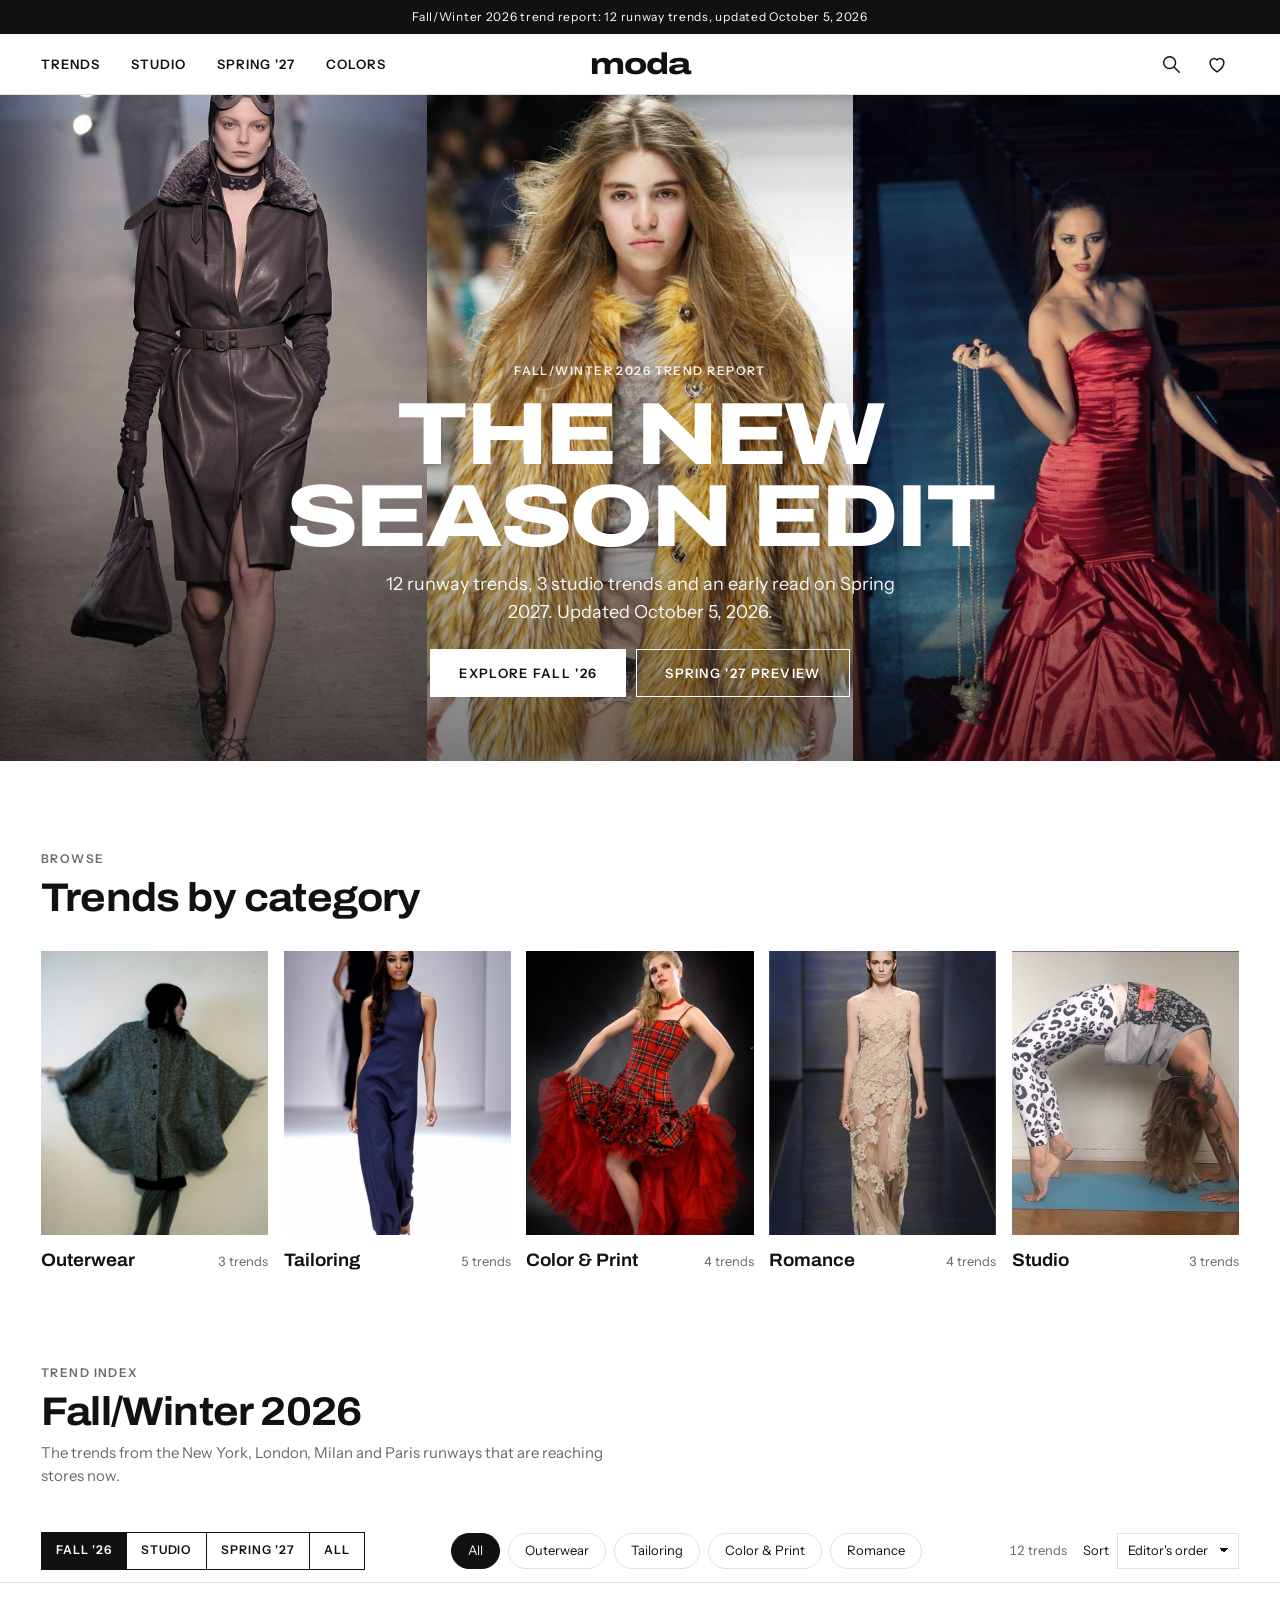
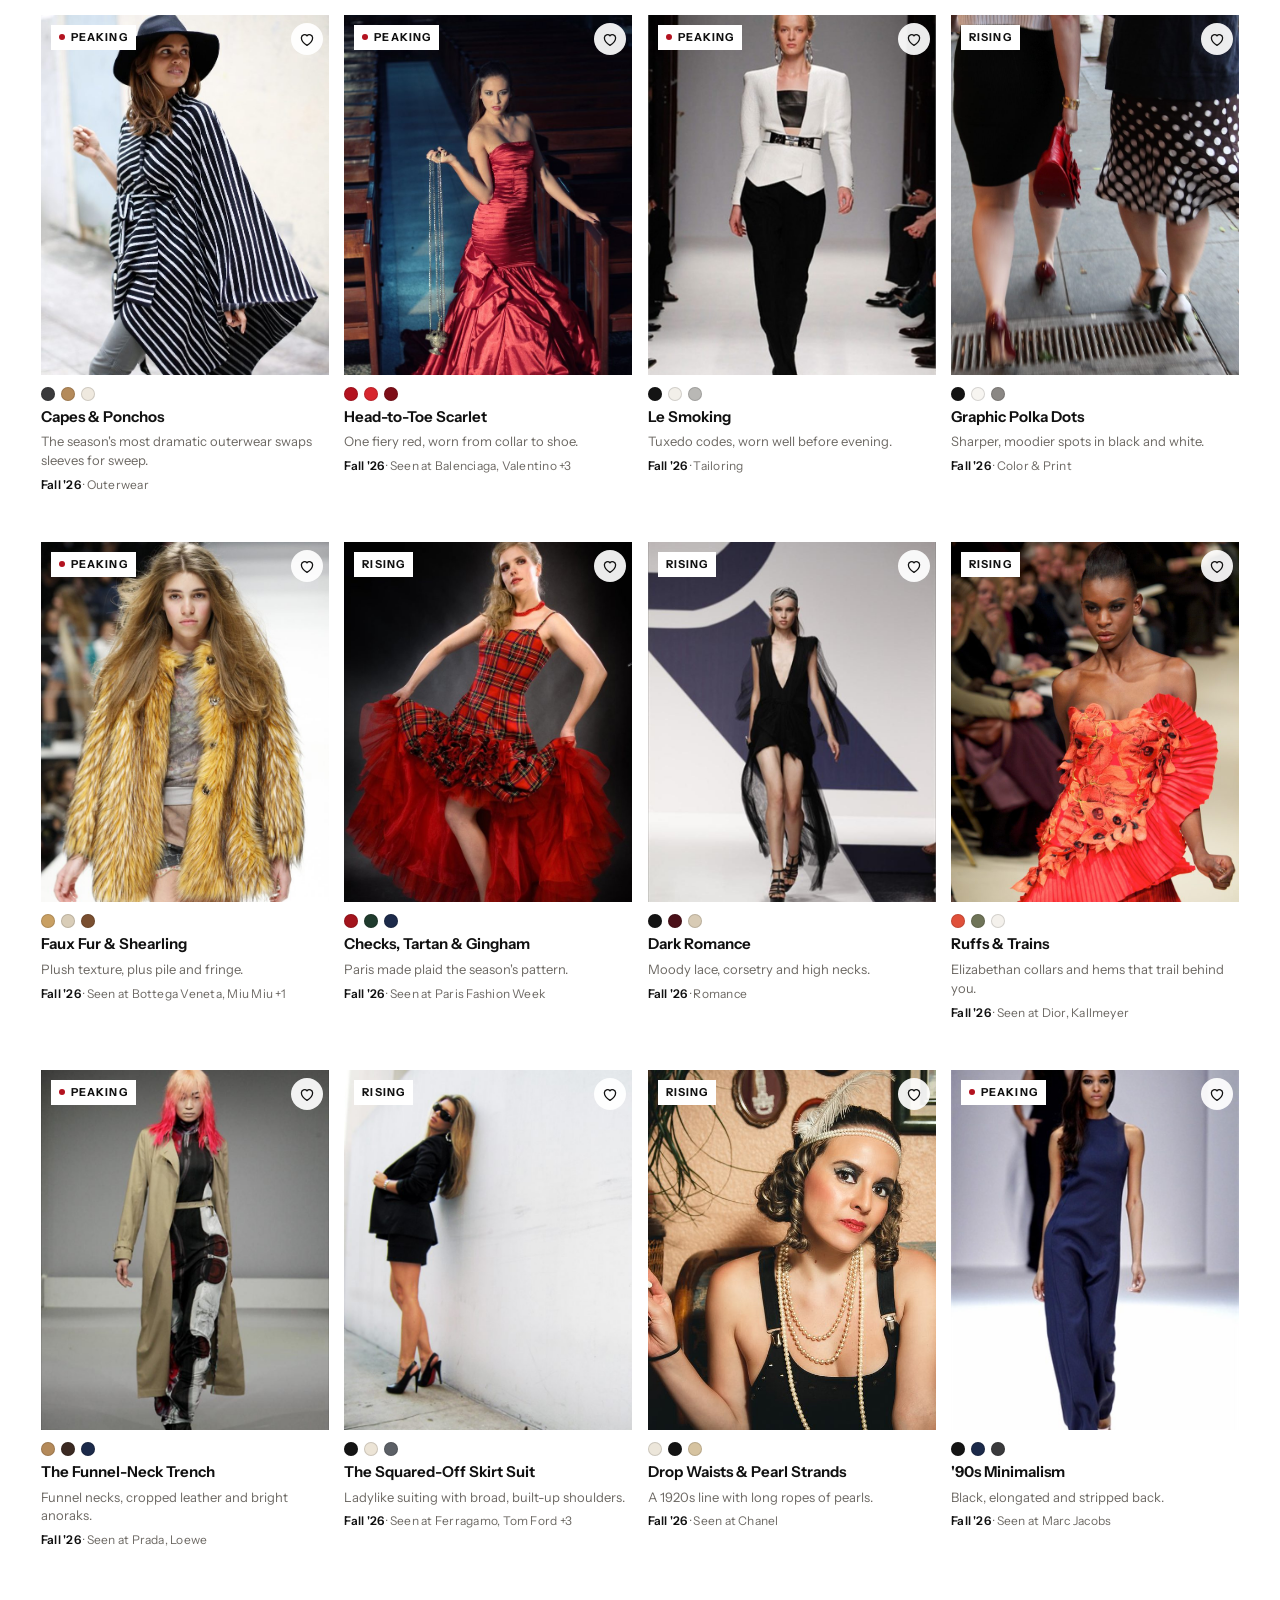
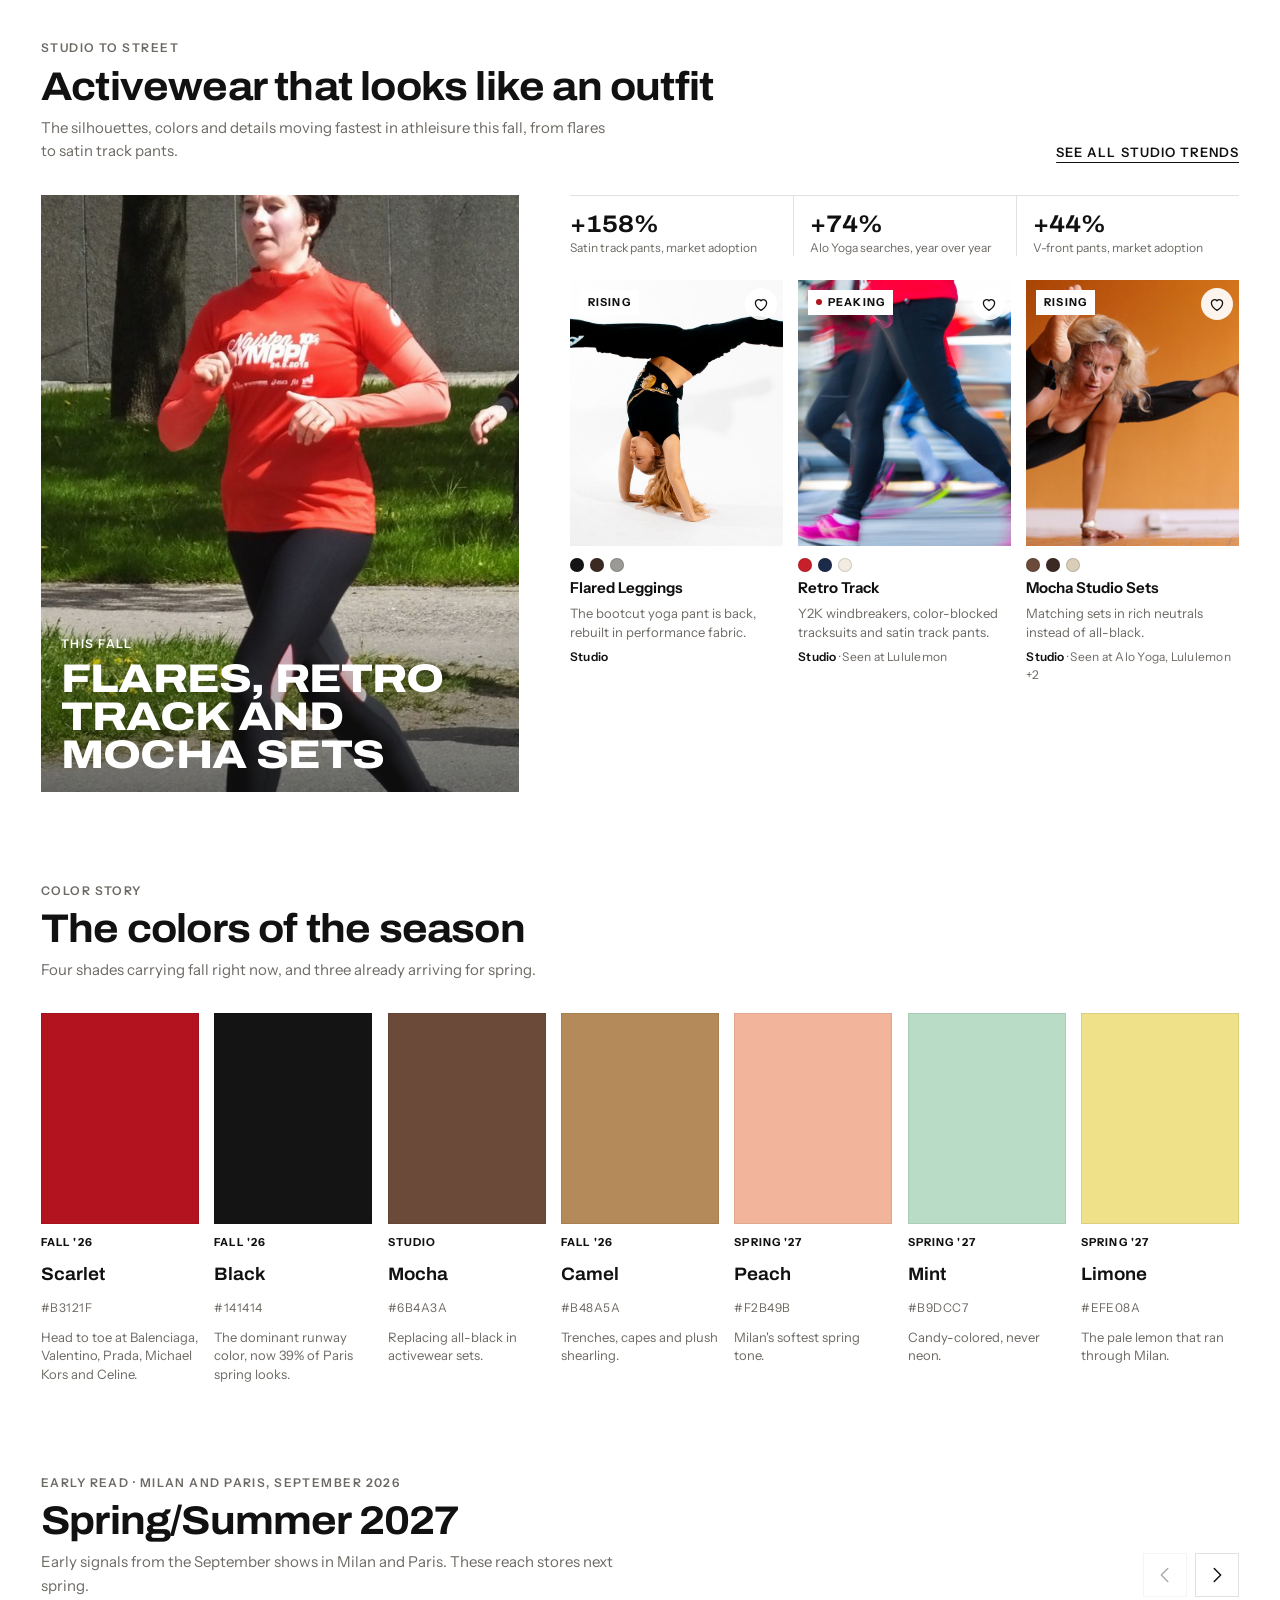
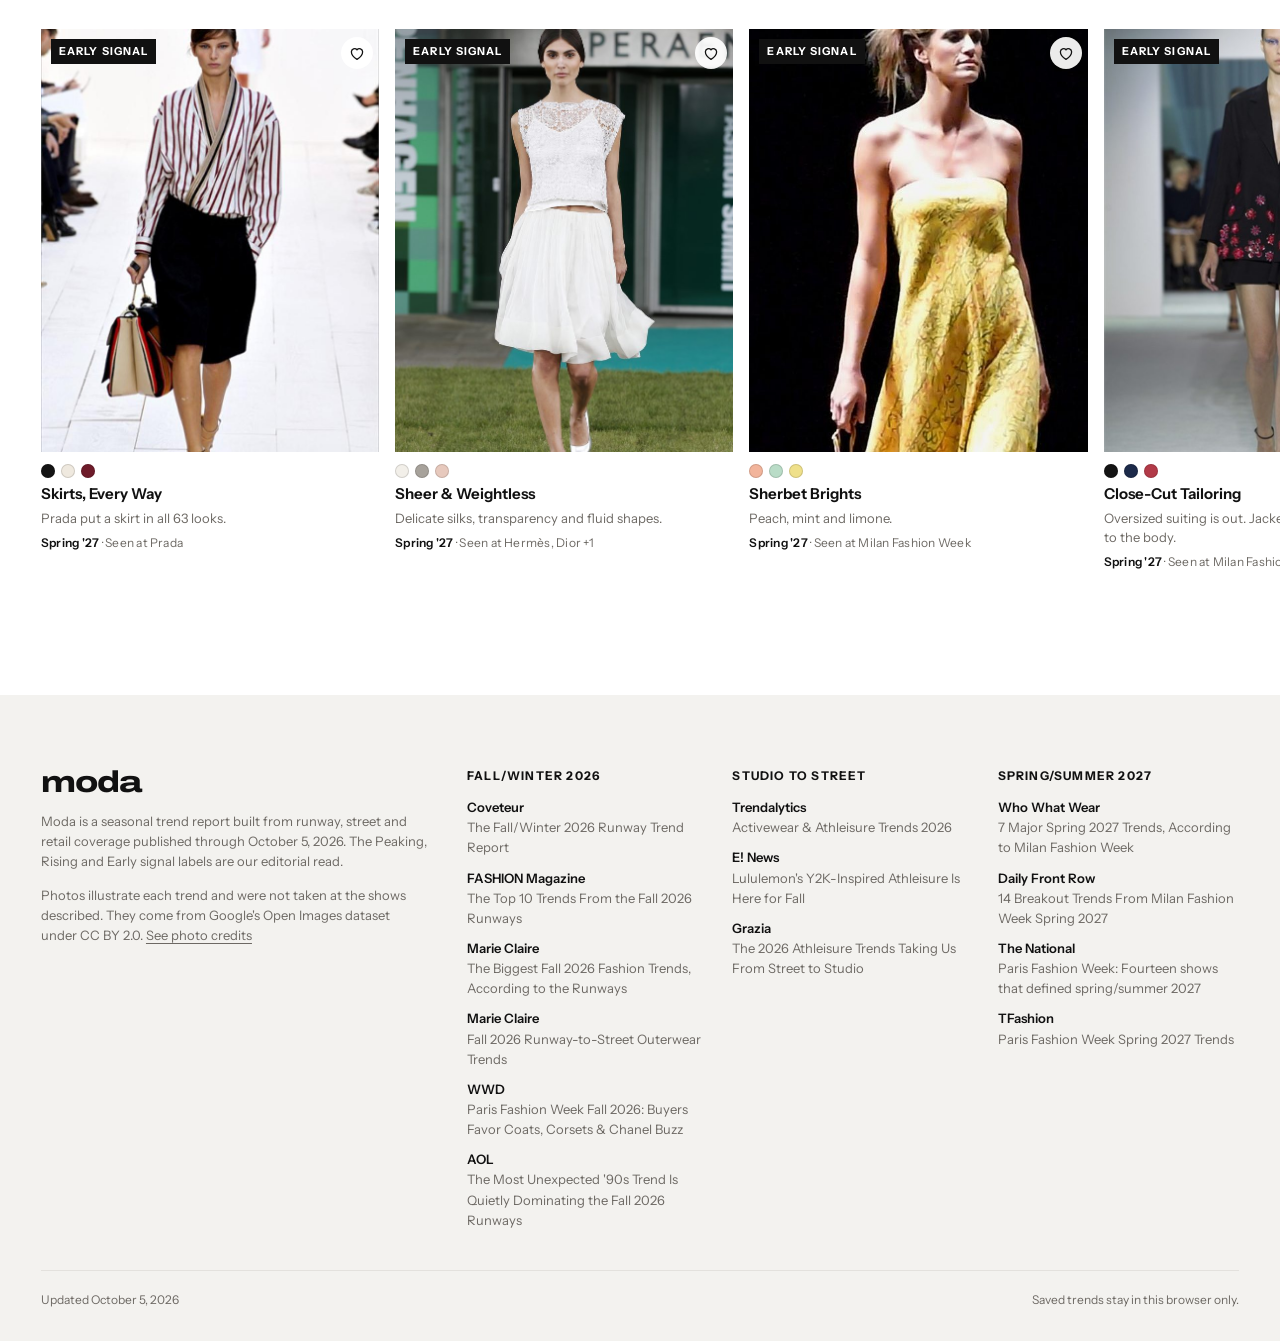
<file: index.html>
<!doctype html>
<html lang="en">
<head>
<meta charset="utf-8">
<meta name="viewport" content="width=device-width, initial-scale=1, viewport-fit=cover">
<!-- artifact:head -->
<title>Moda Trend Report</title>
<meta name="description" content="The Fall/Winter 2026 runway trends, studio-to-street activewear trends and an early read on Spring 2027, laid out with photos.">
<link rel="preconnect" href="https://fonts.googleapis.com">
<link rel="preconnect" href="https://fonts.gstatic.com" crossorigin>
<link rel="stylesheet" href="https://fonts.googleapis.com/css2?family=Archivo:wdth,wght@62..125,400..900&family=Instrument+Sans:wght@400..700&display=swap">
<link rel="stylesheet" href="assets/styles.css">
<!-- /artifact:head -->
</head>
<body>
<!-- artifact:body -->
<a class="skip-link" href="#main">Skip to content</a>

<div class="announce" role="region" aria-label="Announcements">
  <p id="announce-text" aria-live="polite">Fall/Winter 2026 trend report: 12 runway trends, updated October 5, 2026</p>
</div>

<header class="site-header">
  <div class="header-inner">
    <button class="icon-btn menu-btn" type="button" id="menu-btn" aria-label="Open menu" aria-controls="menu-panel">
      <svg viewBox="0 0 24 24" aria-hidden="true"><path d="M3 7h18M3 12h18M3 17h18"/></svg>
    </button>
    <nav class="primary-nav" aria-label="Sections">
      <a href="#trends">Trends</a>
      <a href="#studio">Studio</a>
      <a href="#ss27">Spring '27</a>
      <a href="#colors">Colors</a>
    </nav>
    <a class="wordmark" href="#top" aria-label="Moda home">moda</a>
    <div class="header-actions">
      <button class="icon-btn" type="button" id="search-btn" aria-label="Search trends" aria-controls="search-panel">
        <svg viewBox="0 0 24 24" aria-hidden="true"><circle cx="10.5" cy="10.5" r="6.5"/><path d="M15.5 15.5 21 21"/></svg>
      </button>
      <button class="icon-btn saved-btn" type="button" id="saved-btn" aria-label="Saved trends, 0 saved" aria-controls="saved-panel">
        <svg viewBox="0 0 24 24" aria-hidden="true"><path d="M12 20.5s-7.5-4.6-7.5-10.2A4.3 4.3 0 0 1 12 7.6a4.3 4.3 0 0 1 7.5 2.7c0 5.6-7.5 10.2-7.5 10.2Z"/></svg>
        <span class="saved-count" id="saved-count" hidden>0</span>
      </button>
    </div>
  </div>
</header>

<div id="main" tabindex="-1">
  <main id="home"></main>
  <main id="detail" hidden></main>
</div>

<footer class="site-footer" id="footer"></footer>

<dialog class="panel panel-left" id="menu-panel" aria-label="Menu">
  <div class="panel-head">
    <span class="wordmark wordmark-sm">moda</span>
    <button class="icon-btn" type="button" data-close aria-label="Close menu">
      <svg viewBox="0 0 24 24" aria-hidden="true"><path d="M6 6l12 12M18 6 6 18"/></svg>
    </button>
  </div>
  <nav class="menu-links" aria-label="Sections">
    <a href="#trends" data-close>Trends</a>
    <a href="#studio" data-close>Studio to Street</a>
    <a href="#ss27" data-close>Spring '27 preview</a>
    <a href="#colors" data-close>Colors of the season</a>
  </nav>
</dialog>

<dialog class="panel panel-top" id="search-panel" aria-label="Search trends">
  <div class="search-inner">
    <form class="search-form" id="search-form" role="search">
      <svg viewBox="0 0 24 24" aria-hidden="true"><circle cx="10.5" cy="10.5" r="6.5"/><path d="M15.5 15.5 21 21"/></svg>
      <label class="visually-hidden" for="search-input">Search trends, designers or pieces</label>
      <input id="search-input" type="search" placeholder="Search trends, designers or pieces" autocomplete="off">
      <button class="icon-btn" type="button" data-close aria-label="Close search">
        <svg viewBox="0 0 24 24" aria-hidden="true"><path d="M6 6l12 12M18 6 6 18"/></svg>
      </button>
    </form>
    <div class="search-suggest" id="search-suggest"></div>
    <ul class="search-results" id="search-results"></ul>
  </div>
</dialog>

<dialog class="panel panel-right" id="saved-panel" aria-label="Saved trends">
  <div class="panel-head">
    <h2 class="panel-title">My edit</h2>
    <button class="icon-btn" type="button" data-close aria-label="Close saved trends">
      <svg viewBox="0 0 24 24" aria-hidden="true"><path d="M6 6l12 12M18 6 6 18"/></svg>
    </button>
  </div>
  <div class="saved-body" id="saved-body"></div>
</dialog>

<dialog class="panel panel-right panel-wide" id="credits-panel" aria-label="Photo credits">
  <div class="panel-head">
    <h2 class="panel-title">Photo credits</h2>
    <button class="icon-btn" type="button" data-close aria-label="Close photo credits">
      <svg viewBox="0 0 24 24" aria-hidden="true"><path d="M6 6l12 12M18 6 6 18"/></svg>
    </button>
  </div>
  <div class="credits-body" id="credits-body"></div>
</dialog>

<script src="data/trends.js"></script>
<script src="data/credits.js"></script>
<script src="assets/app.js"></script>
<!-- /artifact:body -->
</body>
</html>
</file>
<file: assets/styles.css>
/* Layout: retail-catalog structure borrowed from Alo and Lululemon. Full-bleed
   photography, a tight 4-up "product" grid, a quiet sticky header, and a
   product-detail-style page per trend. Black and white do the work; scarlet,
   the season's color, is used only for saved state and status. */
:root {
  --bg: #ffffff;
  --surface: #f3f2ef;
  --ink: #111111;
  --muted: #6d6964;
  --line: #e3e1dd;
  --accent: #b3121f;
  --on-image: #ffffff;
  --scrim: rgba(10, 10, 10, 0.55);
  --announce-bg: #111111;
  --announce-ink: #ffffff;
  --backdrop: rgba(17, 17, 17, 0.4);

  --font-display: "Archivo", "Helvetica Neue", Helvetica, Arial, sans-serif;
  --font-body: "Instrument Sans", "Helvetica Neue", Helvetica, Arial, sans-serif;

  --gutter: clamp(16px, 3.2vw, 48px);
  --header-h: 60px;
  --announce-h: 34px;
  --step--1: 0.8125rem;
  --step-0: 0.9375rem;
  --step-1: 1.125rem;
  --step-2: 1.5rem;
  --step-3: clamp(1.75rem, 1.2rem + 2vw, 2.5rem);
  --step-4: clamp(2.5rem, 1.2rem + 5.4vw, 5.75rem);
  --ease: cubic-bezier(0.2, 0.7, 0.2, 1);
}

@media (prefers-color-scheme: dark) {
  :root:not([data-theme="light"]) {
    --bg: #0e0e0d;
    --surface: #1a1918;
    --ink: #f2f0ec;
    --muted: #a39e97;
    --line: #2d2b29;
    --accent: #e5474f;
    --backdrop: rgba(0, 0, 0, 0.6);
    --announce-bg: #1a1918;
    --announce-ink: #f2f0ec;
    color-scheme: dark;
  }
}
:root[data-theme="dark"] {
  --bg: #0e0e0d;
  --surface: #1a1918;
  --ink: #f2f0ec;
  --muted: #a39e97;
  --line: #2d2b29;
  --accent: #e5474f;
  --backdrop: rgba(0, 0, 0, 0.6);
  --announce-bg: #1a1918;
  --announce-ink: #f2f0ec;
  color-scheme: dark;
}

/* ---------- Base ---------- */
*, *::before, *::after { box-sizing: border-box; }
html { -webkit-text-size-adjust: 100%; }
body {
  margin: 0;
  background: var(--bg);
  color: var(--ink);
  font-family: var(--font-body);
  font-size: var(--step-0);
  line-height: 1.55;
  -webkit-font-smoothing: antialiased;
  overflow-x: hidden;
}
img { display: block; max-width: 100%; }
a { color: inherit; }
button { font: inherit; color: inherit; }
h1, h2, h3 { margin: 0; font-family: var(--font-display); text-wrap: balance; }
p { margin: 0; }
ul { margin: 0; padding: 0; list-style: none; }
:focus-visible { outline: 2px solid var(--ink); outline-offset: 3px; }
[hidden] { display: none !important; }
.visually-hidden {
  position: absolute; width: 1px; height: 1px; margin: -1px; padding: 0;
  overflow: hidden; clip: rect(0 0 0 0); white-space: nowrap; border: 0;
}
.skip-link {
  position: absolute; left: 8px; top: -60px; z-index: 100;
  background: var(--ink); color: var(--bg); padding: 10px 14px; text-decoration: none;
}
.skip-link:focus { top: 8px; }
#main { outline: none; }

.eyebrow {
  font-size: 0.75rem;
  font-weight: 600;
  letter-spacing: 0.12em;
  text-transform: uppercase;
  color: var(--muted);
}

.btn {
  display: inline-flex; align-items: center; justify-content: center; gap: 8px;
  min-height: 48px; padding: 0 28px;
  border: 1px solid var(--ink); border-radius: 0;
  background: var(--ink); color: var(--bg);
  font-size: 0.8125rem; font-weight: 600; letter-spacing: 0.1em; text-transform: uppercase;
  text-decoration: none; cursor: pointer;
  transition: background 0.2s var(--ease), color 0.2s var(--ease), border-color 0.2s var(--ease);
}
.btn:hover { background: transparent; color: var(--ink); }
.btn-outline { background: transparent; color: var(--ink); }
.btn-outline:hover { background: var(--ink); color: var(--bg); }
.btn-light { background: var(--on-image); color: #111111; border-color: var(--on-image); }
.btn-light:hover { background: transparent; color: var(--on-image); }
.btn-ghost-light { background: transparent; color: var(--on-image); border-color: var(--on-image); }
.btn-ghost-light:hover { background: var(--on-image); color: #111111; }
.btn-block { width: 100%; }
.btn[aria-pressed="true"] { background: var(--accent); border-color: var(--accent); color: #ffffff; }

.icon-btn {
  position: relative;
  display: inline-grid; place-items: center;
  width: 44px; height: 44px;
  border: 0; background: transparent; cursor: pointer; border-radius: 50%;
}
.icon-btn svg {
  width: 22px; height: 22px; fill: none; stroke: currentColor;
  stroke-width: 1.6; stroke-linecap: round; stroke-linejoin: round;
}
.icon-btn:hover { background: var(--surface); }

/* ---------- Announcement bar + header ---------- */
.announce {
  background: var(--announce-bg); color: var(--announce-ink);
  min-height: var(--announce-h);
  display: grid; place-items: center;
  padding: 6px var(--gutter);
  font-size: 0.75rem; letter-spacing: 0.06em; text-align: center;
}
.announce p { transition: opacity 0.35s var(--ease); }
.announce p.is-fading { opacity: 0; }

.site-header {
  position: sticky; top: env(safe-area-inset-top, 0px); z-index: 30;
  background: var(--bg);
  border-bottom: 1px solid var(--line);
}
.header-inner {
  display: grid;
  grid-template-columns: 1fr auto 1fr;
  align-items: center;
  min-height: var(--header-h);
  padding-inline: var(--gutter);
}
.primary-nav { display: flex; gap: clamp(16px, 2.4vw, 36px); }
.primary-nav a {
  position: relative;
  font-size: 0.8125rem; font-weight: 600; letter-spacing: 0.08em; text-transform: uppercase;
  text-decoration: none; padding-block: 8px;
}
.primary-nav a::after {
  content: ""; position: absolute; left: 0; right: 0; bottom: 2px; height: 1.5px;
  background: currentColor; transform: scaleX(0); transform-origin: left;
  transition: transform 0.25s var(--ease);
}
.primary-nav a:hover::after, .primary-nav a[aria-current="true"]::after { transform: scaleX(1); }
.wordmark {
  font-family: var(--font-display);
  font-weight: 800; font-stretch: 125%;
  font-size: 1.875rem; letter-spacing: -0.035em; line-height: 1;
  text-decoration: none;
}
.wordmark-sm { font-size: 1.5rem; }
.header-actions { display: flex; justify-content: flex-end; gap: 2px; }
.menu-btn { display: none; justify-self: start; margin-left: -10px; }
.saved-count {
  position: absolute; top: 4px; right: 2px;
  min-width: 17px; height: 17px; padding: 0 4px;
  border-radius: 9px; background: var(--accent); color: #ffffff;
  font-size: 0.6875rem; font-weight: 700; line-height: 17px; text-align: center;
  font-variant-numeric: tabular-nums;
}

@media (max-width: 820px) {
  .primary-nav { display: none; }
  .menu-btn { display: inline-grid; }
  .wordmark { font-size: 1.625rem; }
}

/* ---------- Hero ---------- */
.hero { position: relative; background: var(--surface); }
.hero-media {
  display: grid; grid-template-columns: repeat(3, 1fr);
  height: clamp(440px, 52vw, 720px);
}
.hero-media img { width: 100%; height: 100%; object-fit: cover; }
.hero-media::after {
  content: ""; position: absolute; inset: 0;
  background: linear-gradient(to top, var(--scrim) 0%, rgba(10, 10, 10, 0.12) 45%, rgba(10, 10, 10, 0) 70%);
  pointer-events: none;
}
.hero-copy {
  position: absolute; left: 0; right: 0; bottom: 0; z-index: 1;
  display: grid; justify-items: center; gap: 14px;
  padding: 0 var(--gutter) clamp(28px, 5vw, 64px);
  text-align: center; color: var(--on-image);
}
.hero-copy .eyebrow { color: var(--on-image); opacity: 0.9; }
.hero-copy h1 {
  font-weight: 800; font-stretch: 118%;
  font-size: var(--step-4); line-height: 0.92; letter-spacing: -0.03em;
  text-transform: uppercase;
}
.hero-copy p.hero-sub { max-width: 44ch; font-size: var(--step-1); opacity: 0.95; }
.hero-ctas { display: flex; flex-wrap: wrap; justify-content: center; gap: 10px; margin-top: 8px; }

@media (max-width: 760px) {
  .hero-media { grid-template-columns: 1fr; height: min(118vw, 560px); }
  .hero-media img:not(:nth-child(2)) { display: none; }
  .hero-media::after { display: none; }
  .hero { background: var(--bg); }
  .hero-copy {
    position: static; color: var(--ink); justify-items: start; text-align: left;
    padding: 24px var(--gutter) 0; gap: 12px;
  }
  .hero-copy .eyebrow { color: var(--muted); opacity: 1; }
  .hero-copy p.hero-sub { font-size: var(--step-0); color: var(--muted); }
  .hero-copy h1 { font-size: clamp(2.5rem, 12vw, 3.5rem); }
  .hero-ctas { justify-content: flex-start; width: 100%; }
  .hero-ctas .btn { flex: 1 1 auto; padding: 0 14px; white-space: nowrap; letter-spacing: 0.06em; }
  .hero .btn-light { background: var(--ink); color: var(--bg); border-color: var(--ink); }
  .hero .btn-ghost-light { background: transparent; color: var(--ink); border-color: var(--ink); }
}

/* ---------- Sections ---------- */
.section { padding: clamp(48px, 7vw, 96px) var(--gutter) 0; scroll-margin-top: calc(var(--header-h) + 8px); }
.section-head {
  display: flex; flex-wrap: wrap; align-items: flex-end; justify-content: space-between;
  gap: 16px 32px; margin-bottom: clamp(20px, 3vw, 32px);
}
.section-head > div:first-child { display: grid; gap: 8px; min-width: 0; }
.section-head h2 {
  font-size: var(--step-3); font-weight: 700; font-stretch: 108%;
  line-height: 1.05; letter-spacing: -0.02em;
}
.section-head .intro { max-width: 58ch; color: var(--muted); }
.text-link {
  font-size: 0.8125rem; font-weight: 600; letter-spacing: 0.08em; text-transform: uppercase;
  text-underline-offset: 5px;
}

/* ---------- Category tiles ---------- */
.tiles {
  display: grid; grid-template-columns: repeat(5, minmax(0, 1fr)); gap: clamp(8px, 1.2vw, 16px);
}
.tile { display: grid; gap: 12px; text-decoration: none; cursor: pointer; background: none; border: 0; padding: 0; text-align: left; }
.tile-media { aspect-ratio: 4 / 5; overflow: hidden; background: var(--surface); }
.tile-media img { width: 100%; height: 100%; object-fit: cover; transition: transform 0.6s var(--ease); }
.tile:hover .tile-media img { transform: scale(1.03); }
.tile-label { display: flex; justify-content: space-between; align-items: baseline; gap: 8px; }
.tile-label strong { font-family: var(--font-display); font-size: var(--step-1); font-weight: 650; font-stretch: 105%; }
.tile-label span { color: var(--muted); font-size: var(--step--1); font-variant-numeric: tabular-nums; }
@media (max-width: 900px) {
  .tiles {
    grid-template-columns: none; grid-auto-flow: column; grid-auto-columns: 42%;
    overflow-x: auto; scroll-snap-type: x mandatory; padding-bottom: 8px;
    margin-inline: calc(var(--gutter) * -1); padding-inline: var(--gutter);
    scroll-padding-inline: var(--gutter);
    scrollbar-width: none;
  }
  .tiles::-webkit-scrollbar { display: none; }
  .tile { scroll-snap-align: start; }
  .tile-label { flex-direction: column; gap: 0; }
}

/* ---------- Toolbar (filters) ---------- */
.toolbar {
  position: sticky; top: calc(env(safe-area-inset-top, 0px) + var(--header-h)); z-index: 20;
  display: flex; flex-wrap: wrap; align-items: center; justify-content: space-between;
  gap: 12px 24px;
  margin-inline: calc(var(--gutter) * -1);
  padding: 12px var(--gutter);
  background: var(--bg);
  border-bottom: 1px solid var(--line);
  margin-bottom: clamp(20px, 3vw, 32px);
}
.toolbar-group { display: flex; flex-wrap: wrap; align-items: center; gap: 8px; min-width: 0; }
.segmented { display: inline-flex; border: 1px solid var(--ink); }
.segmented button {
  min-height: 36px; padding: 0 14px; border: 0; background: transparent; cursor: pointer;
  font-size: 0.75rem; font-weight: 600; letter-spacing: 0.08em; text-transform: uppercase;
}
.segmented button + button { border-left: 1px solid var(--ink); }
.segmented button[aria-pressed="true"] { background: var(--ink); color: var(--bg); }
.chip {
  min-height: 36px; padding: 0 16px;
  border: 1px solid var(--line); border-radius: 999px; background: transparent; cursor: pointer;
  font-size: var(--step--1); white-space: nowrap;
  transition: border-color 0.2s var(--ease);
}
.chip:hover { border-color: var(--ink); }
.chip[aria-pressed="true"] { border-color: var(--ink); background: var(--ink); color: var(--bg); }
.toolbar-meta { display: flex; align-items: center; gap: 16px; color: var(--muted); font-size: var(--step--1); }
.toolbar-meta .count { font-variant-numeric: tabular-nums; }
.sort { display: inline-flex; align-items: center; gap: 8px; color: var(--ink); }
.sort select {
  min-height: 36px; padding: 0 30px 0 10px;
  border: 1px solid var(--line); border-radius: 0; background-color: var(--bg); color: var(--ink);
  font: inherit; font-size: var(--step--1); cursor: pointer;
  appearance: none; -webkit-appearance: none;
  background-image: linear-gradient(45deg, transparent 50%, currentColor 50%), linear-gradient(135deg, currentColor 50%, transparent 50%);
  background-position: right 14px center, right 9px center;
  background-size: 5px 5px; background-repeat: no-repeat;
}
@media (max-width: 760px) {
  .toolbar { position: static; }
  .toolbar-group.cats { flex-wrap: nowrap; overflow-x: auto; width: 100%; scrollbar-width: none; }
  .toolbar-group.cats::-webkit-scrollbar { display: none; }
  .segmented { width: 100%; }
  .segmented button { flex: 1; padding: 0 4px; white-space: nowrap; font-size: 0.6875rem; letter-spacing: 0.05em; }
  .toolbar-meta { width: 100%; justify-content: space-between; }
}

/* ---------- Trend grid + cards ---------- */
.grid {
  display: grid; grid-template-columns: repeat(4, minmax(0, 1fr));
  gap: clamp(32px, 4vw, 48px) clamp(8px, 1.2vw, 16px);
}
@media (max-width: 1100px) { .grid { grid-template-columns: repeat(3, minmax(0, 1fr)); } }
@media (max-width: 760px) { .grid { grid-template-columns: repeat(2, minmax(0, 1fr)); } }

.card { position: relative; display: grid; align-content: start; gap: 12px; min-width: 0; }
.card-media {
  position: relative; display: block; aspect-ratio: 4 / 5; overflow: hidden;
  background: var(--surface);
}
.card-media img {
  position: absolute; inset: 0; width: 100%; height: 100%; object-fit: cover;
  transition: opacity 0.45s var(--ease), transform 0.8s var(--ease);
}
.card-media .img-b { opacity: 0; }
@media (hover: hover) {
  .card:hover .card-media .img-b { opacity: 1; }
  .card:hover .card-media img:only-of-type { transform: scale(1.03); }
}
.badge {
  position: absolute; top: 10px; left: 10px; z-index: 1;
  padding: 4px 8px;
  background: var(--bg); color: var(--ink);
  font-size: 0.6875rem; font-weight: 700; letter-spacing: 0.1em; text-transform: uppercase;
}
.badge.peak::before {
  content: ""; display: inline-block; width: 6px; height: 6px; border-radius: 50%;
  background: var(--accent); margin-right: 6px; vertical-align: 1px;
}
.badge.early { background: var(--ink); color: var(--bg); }
.save-btn {
  position: absolute; top: 4px; right: 4px; z-index: 2;
  width: 40px; height: 40px; display: grid; place-items: center;
  border: 0; border-radius: 50%; background: transparent; cursor: pointer; color: #111111;
}
.save-btn span {
  display: grid; place-items: center; width: 32px; height: 32px; border-radius: 50%;
  background: rgba(255, 255, 255, 0.92);
  transition: transform 0.2s var(--ease);
}
.save-btn svg { width: 18px; height: 18px; fill: none; stroke: currentColor; stroke-width: 1.7; }
.save-btn:hover span { transform: scale(1.08); }
.save-btn[aria-pressed="true"] svg { fill: var(--accent); stroke: var(--accent); }

.card-body { display: grid; gap: 6px; min-width: 0; }
.swatches { display: flex; gap: 6px; align-items: center; }
.swatch {
  width: 14px; height: 14px; border-radius: 50%;
  box-shadow: inset 0 0 0 1px rgba(0, 0, 0, 0.14);
}
.card h3 {
  font-family: var(--font-body); font-size: var(--step-0); font-weight: 650; line-height: 1.3;
  text-wrap: pretty;
}
.card h3 a { text-decoration: none; }
.card h3 a::after { content: ""; position: absolute; inset: 0; z-index: 1; }
.card .save-btn { z-index: 3; }
.card .dek { color: var(--muted); font-size: var(--step--1); line-height: 1.45; }
.card .meta { font-size: 0.75rem; color: var(--muted); letter-spacing: 0.02em; }
.card .meta strong { color: var(--ink); font-weight: 600; }

.empty {
  grid-column: 1 / -1; padding: 48px 0; text-align: center; color: var(--muted);
}

/* ---------- Studio editorial block ---------- */
.studio-block {
  display: grid; grid-template-columns: minmax(0, 5fr) minmax(0, 7fr);
  gap: clamp(24px, 4vw, 64px); align-items: start;
}
.studio-feature { position: relative; margin: 0; aspect-ratio: 4 / 5; overflow: hidden; background: var(--surface); }
.studio-feature img { width: 100%; height: 100%; object-fit: cover; }
.studio-feature figcaption {
  position: absolute; left: 0; right: 0; bottom: 0;
  padding: 48px 20px 18px;
  background: linear-gradient(to top, var(--scrim), rgba(10, 10, 10, 0));
  color: var(--on-image);
  display: grid; gap: 6px;
}
.studio-feature figcaption strong {
  font-family: var(--font-display); font-weight: 800; font-stretch: 118%;
  font-size: var(--step-3); line-height: 0.95; text-transform: uppercase; letter-spacing: -0.02em;
}
.studio-copy { display: grid; gap: 24px; min-width: 0; }
.studio-copy .grid { grid-template-columns: repeat(3, minmax(0, 1fr)); }
.stat-row { display: grid; grid-template-columns: repeat(3, minmax(0, 1fr)); border-top: 1px solid var(--line); }
.stat { display: grid; gap: 4px; padding: 16px 16px 0 0; min-width: 0; }
.stat + .stat { padding-left: 16px; border-left: 1px solid var(--line); }
.stat b {
  font-family: var(--font-display); font-weight: 700; font-stretch: 110%;
  font-size: var(--step-2); line-height: 1; font-variant-numeric: tabular-nums;
}
.stat span { font-size: 0.75rem; color: var(--muted); line-height: 1.4; }
@media (max-width: 900px) {
  .studio-block { grid-template-columns: 1fr; }
  .studio-feature { aspect-ratio: 4 / 3; }
}
@media (max-width: 560px) {
  .studio-copy .grid { grid-template-columns: repeat(2, minmax(0, 1fr)); }
  .stat-row { grid-template-columns: 1fr; }
  .stat + .stat { padding-left: 0; border-left: 0; border-top: 1px solid var(--line); padding-bottom: 12px; }
  .stat { padding: 12px 0 0; }
}

/* ---------- Colors ---------- */
.colors {
  display: grid; grid-template-columns: repeat(7, minmax(0, 1fr)); gap: clamp(8px, 1.2vw, 16px);
}
.color { display: grid; gap: 10px; align-content: start; min-width: 0; }
.color-chip { aspect-ratio: 3 / 4; box-shadow: inset 0 0 0 1px rgba(0, 0, 0, 0.08); }
.color strong { font-family: var(--font-display); font-weight: 650; font-size: var(--step-1); font-stretch: 105%; }
.color code { font-family: var(--font-body); font-size: 0.75rem; color: var(--muted); letter-spacing: 0.04em; text-transform: uppercase; }
.color p { font-size: var(--step--1); color: var(--muted); line-height: 1.45; }
.color .season-tag { font-size: 0.6875rem; font-weight: 700; letter-spacing: 0.1em; text-transform: uppercase; }
@media (max-width: 900px) {
  .colors { grid-template-columns: repeat(2, minmax(0, 1fr)); gap: 20px 16px; }
  .color { grid-template-columns: 72px minmax(0, 1fr); grid-template-rows: auto auto auto 1fr; column-gap: 14px; row-gap: 2px; }
  .color-chip { grid-row: 1 / -1; aspect-ratio: 1; }
}
@media (max-width: 560px) { .colors { grid-template-columns: 1fr; } }

/* ---------- Spring '27 carousel ---------- */
.rail-wrap { position: relative; }
.rail {
  display: grid; grid-auto-flow: column; grid-auto-columns: calc((100% - 3 * 16px) / 3.4);
  gap: 16px; overflow-x: auto; scroll-snap-type: x mandatory;
  margin-inline: calc(var(--gutter) * -1); padding-inline: var(--gutter); scroll-padding-inline: var(--gutter);
  padding-bottom: 8px; scrollbar-width: none;
}
.rail::-webkit-scrollbar { display: none; }
.rail .card { scroll-snap-align: start; }
.rail-controls { display: flex; gap: 8px; }
.rail-controls .icon-btn { border: 1px solid var(--line); border-radius: 0; }
.rail-controls .icon-btn:disabled { opacity: 0.35; cursor: default; }
@media (max-width: 900px) { .rail { grid-auto-columns: 62%; gap: 10px; } }

/* ---------- Detail (trend page) ---------- */
.crumbs {
  padding: 16px var(--gutter);
  font-size: 0.75rem; letter-spacing: 0.04em; color: var(--muted);
  display: flex; flex-wrap: wrap; gap: 6px; align-items: center;
}
.crumbs a { text-underline-offset: 3px; }
.crumbs a:hover { color: var(--ink); }
.pdp {
  display: grid; grid-template-columns: minmax(0, 7fr) minmax(0, 5fr);
  gap: clamp(24px, 4vw, 64px);
  padding-inline: var(--gutter);
  align-items: start;
}
.pdp-gallery { display: grid; grid-template-columns: repeat(2, minmax(0, 1fr)); gap: 6px; }
.pdp-gallery figure { margin: 0; position: relative; aspect-ratio: 4 / 5; background: var(--surface); overflow: hidden; }
.pdp-gallery figure:only-child { grid-column: 1 / -1; aspect-ratio: auto; }
.pdp-gallery figure:only-child img { aspect-ratio: 4 / 5; max-height: 86vh; margin-inline: auto; }
.pdp-gallery figure:first-child:nth-last-child(odd) { grid-column: 1 / -1; }
.pdp-gallery img { width: 100%; height: 100%; object-fit: cover; }
.pdp-gallery figcaption {
  position: absolute; left: 8px; bottom: 8px; max-width: calc(100% - 16px);
  padding: 3px 7px; background: rgba(17, 17, 17, 0.6); color: #ffffff;
  font-size: 0.6875rem; line-height: 1.4;
}
.pdp-gallery figcaption a { color: #ffffff; }
.pdp-dots { display: none; }

.pdp-info {
  position: sticky; top: calc(env(safe-area-inset-top, 0px) + var(--header-h) + 24px);
  display: grid; gap: 22px; min-width: 0; padding-bottom: 24px;
}
.pdp-info .tags { display: flex; flex-wrap: wrap; gap: 8px; align-items: center; }
.pdp-info .badge { position: static; border: 1px solid var(--line); }
.pdp-info .badge.early { border-color: var(--ink); }
.pdp-info h1 {
  font-size: var(--step-3); font-weight: 750; font-stretch: 110%;
  line-height: 1.02; letter-spacing: -0.02em;
}
.pdp-info h1:focus { outline: none; }
.pdp-info .lede { font-size: var(--step-1); line-height: 1.45; }
.pdp-block { display: grid; gap: 10px; }
.pdp-block > .label { font-size: var(--step--1); }
.pdp-block > .label b { font-weight: 650; }
.palette-pick { display: flex; flex-wrap: wrap; gap: 10px; }
.palette-pick button {
  width: 40px; height: 40px; border-radius: 50%; border: 0; cursor: pointer; padding: 0;
  box-shadow: inset 0 0 0 1px rgba(0, 0, 0, 0.14);
  outline-offset: 3px;
}
.palette-pick button[aria-pressed="true"] { outline: 1.5px solid var(--ink); }
.seen-list { display: flex; flex-wrap: wrap; gap: 8px; }
.seen-list li {
  padding: 6px 12px; border: 1px solid var(--line);
  font-size: var(--step--1); font-weight: 600;
}
.pdp-info .summary { color: var(--ink); max-width: 62ch; }
.pdp-info .stat-row { grid-template-columns: repeat(auto-fit, minmax(120px, 1fr)); }

.accordion { border-top: 1px solid var(--line); }
.accordion details { border-bottom: 1px solid var(--line); }
.accordion summary {
  display: flex; justify-content: space-between; align-items: center; gap: 12px;
  min-height: 56px; cursor: pointer; list-style: none;
  font-size: 0.8125rem; font-weight: 700; letter-spacing: 0.08em; text-transform: uppercase;
}
.accordion summary::-webkit-details-marker { display: none; }
.accordion summary::after {
  content: ""; width: 10px; height: 10px; flex: none;
  border-right: 1.5px solid currentColor; border-bottom: 1.5px solid currentColor;
  transform: rotate(45deg) translate(-3px, -3px); transition: transform 0.25s var(--ease);
}
.accordion details[open] summary::after { transform: rotate(-135deg) translate(-3px, -3px); }
.accordion .acc-body { padding-bottom: 20px; display: grid; gap: 10px; font-size: var(--step-0); }
.acc-body ol, .acc-body ul.pieces { margin: 0; padding-left: 1.2em; display: grid; gap: 8px; }
.acc-body ul.pieces { list-style: disc; }
.acc-body .fine { font-size: var(--step--1); color: var(--muted); }
.acc-body a { text-underline-offset: 3px; }

.related { padding-top: clamp(56px, 8vw, 104px); }

@media (max-width: 900px) {
  .pdp { grid-template-columns: 1fr; padding-inline: 0; }
  .pdp-gallery {
    grid-template-columns: none; grid-auto-flow: column; grid-auto-columns: 100%;
    overflow-x: auto; scroll-snap-type: x mandatory; gap: 0; scrollbar-width: none;
  }
  .pdp-gallery::-webkit-scrollbar { display: none; }
  .pdp-gallery figure, .pdp-gallery figure:first-child:nth-last-child(odd) { grid-column: auto; scroll-snap-align: start; }
  .pdp-gallery figure:only-child img { max-height: none; }
  .pdp-dots { display: flex; justify-content: center; gap: 6px; padding-top: 10px; }
  .pdp-dots span { width: 6px; height: 6px; border-radius: 50%; background: var(--line); }
  .pdp-dots span.on { background: var(--ink); }
  .pdp-info { position: static; padding-inline: var(--gutter); }
}

/* ---------- Footer ---------- */
.site-footer {
  margin-top: clamp(64px, 9vw, 128px);
  background: var(--surface);
  padding: clamp(40px, 6vw, 72px) var(--gutter) 32px;
  display: grid; gap: 40px;
}
.footer-cols { display: grid; grid-template-columns: minmax(0, 4fr) minmax(0, 8fr); gap: 40px; }
.footer-about { display: grid; gap: 14px; align-content: start; max-width: 46ch; }
.footer-about p { color: var(--muted); font-size: var(--step--1); }
.footer-sources { display: grid; grid-template-columns: repeat(3, minmax(0, 1fr)); gap: 24px; }
.footer-sources h3 {
  font-family: var(--font-body); font-size: 0.75rem; font-weight: 700; letter-spacing: 0.1em;
  text-transform: uppercase; margin-bottom: 12px;
}
.footer-sources ul { display: grid; gap: 10px; }
.footer-sources a { font-size: var(--step--1); text-decoration: none; display: grid; }
.footer-sources a span { color: var(--muted); }
.footer-sources a:hover strong { text-decoration: underline; text-underline-offset: 3px; }
.footer-sources strong { font-weight: 600; }
.footer-base {
  display: flex; flex-wrap: wrap; justify-content: space-between; gap: 12px;
  padding-top: 20px; border-top: 1px solid var(--line);
  font-size: 0.75rem; color: var(--muted);
}
.link-btn {
  border: 0; background: none; padding: 0; cursor: pointer;
  text-decoration: underline; text-underline-offset: 3px; color: inherit; font-size: inherit;
}
@media (max-width: 900px) {
  .footer-cols { grid-template-columns: 1fr; }
  .footer-sources { grid-template-columns: 1fr; }
}

/* ---------- Panels (dialogs) ---------- */
.panel {
  margin: 0; padding: 0; border: 0;
  background: var(--bg); color: var(--ink);
  max-width: 100vw; max-height: 100dvh;
}
.panel::backdrop { background: var(--backdrop); }
.panel-right, .panel-left {
  position: fixed; top: 0; bottom: 0; height: 100dvh;
  width: min(420px, 100vw);
  padding-top: env(safe-area-inset-top, 0px); padding-bottom: env(safe-area-inset-bottom, 0px);
  overflow-y: auto;
}
.panel-right { left: auto; right: 0; }
.panel-left { left: 0; right: auto; }
.panel-wide { width: min(560px, 100vw); }
.panel-top {
  position: fixed; top: 0; left: 0; right: 0; width: 100vw;
  padding-top: env(safe-area-inset-top, 0px);
  max-height: 85dvh; overflow-y: auto;
}
.panel[open] { animation: panel-in 0.32s var(--ease); }
.panel-left[open] { animation-name: panel-in-left; }
.panel-top[open] { animation-name: panel-in-top; }
@keyframes panel-in { from { transform: translateX(24px); opacity: 0; } }
@keyframes panel-in-left { from { transform: translateX(-24px); opacity: 0; } }
@keyframes panel-in-top { from { transform: translateY(-16px); opacity: 0; } }
.panel-head {
  position: sticky; top: 0; z-index: 1; background: var(--bg);
  display: flex; justify-content: space-between; align-items: center; gap: 12px;
  min-height: var(--header-h); padding: 0 12px 0 24px; border-bottom: 1px solid var(--line);
}
.panel-title { font-family: var(--font-body); font-size: 0.8125rem; font-weight: 700; letter-spacing: 0.1em; text-transform: uppercase; }
.menu-links { display: grid; padding: 12px 24px; }
.menu-links a {
  padding: 16px 0; border-bottom: 1px solid var(--line); text-decoration: none;
  font-family: var(--font-display); font-size: var(--step-2); font-weight: 650; font-stretch: 108%;
}

.search-inner { max-width: 960px; margin: 0 auto; padding: 16px var(--gutter) 28px; display: grid; gap: 18px; }
.search-form { display: flex; align-items: center; gap: 10px; border-bottom: 1.5px solid var(--ink); }
.search-form > svg { width: 22px; height: 22px; flex: none; fill: none; stroke: currentColor; stroke-width: 1.6; stroke-linecap: round; }
.search-form input {
  flex: 1; min-width: 0; min-height: 56px; border: 0; background: transparent; color: var(--ink);
  font-family: var(--font-display); font-size: var(--step-2); font-weight: 500; outline: none;
}
.search-form input::-webkit-search-cancel-button { display: none; }
.search-suggest { display: flex; flex-wrap: wrap; gap: 8px; align-items: center; }
.search-suggest .label { font-size: 0.75rem; color: var(--muted); margin-right: 4px; }
.search-results { display: grid; gap: 4px; }
.search-results a {
  display: grid; grid-template-columns: 56px minmax(0, 1fr); gap: 14px; align-items: center;
  padding: 8px; text-decoration: none;
}
.search-results a:hover, .search-results a:focus-visible { background: var(--surface); }
.search-results img { width: 56px; aspect-ratio: 4 / 5; object-fit: cover; background: var(--surface); }
.search-results strong { display: block; font-weight: 650; }
.search-results span { font-size: var(--step--1); color: var(--muted); }
.search-results .none { padding: 12px 8px; color: var(--muted); }

.saved-body, .credits-body { padding: 16px 24px 32px; display: grid; gap: 16px; }
.saved-item { display: grid; grid-template-columns: 84px minmax(0, 1fr) auto; gap: 14px; align-items: start; }
.saved-item img { width: 84px; aspect-ratio: 4 / 5; object-fit: cover; background: var(--surface); }
.saved-item a { text-decoration: none; display: grid; gap: 4px; }
.saved-item strong { font-weight: 650; }
.saved-item span { font-size: var(--step--1); color: var(--muted); }
.saved-empty { display: grid; gap: 16px; padding-top: 24px; }
.saved-empty p { color: var(--muted); }
.saved-note { font-size: 0.75rem; color: var(--muted); padding-top: 8px; border-top: 1px solid var(--line); }
.credits-body ol { margin: 0; padding: 0; list-style: none; display: grid; gap: 12px; }
.credits-body li { display: grid; grid-template-columns: 48px minmax(0, 1fr); gap: 12px; align-items: start; font-size: var(--step--1); }
.credits-body li img { width: 48px; aspect-ratio: 4 / 5; object-fit: cover; }
.credits-body li span { color: var(--muted); display: block; overflow-wrap: anywhere; }
.credits-body .intro { color: var(--muted); font-size: var(--step--1); }

/* ---------- Motion preferences ---------- */
@media (prefers-reduced-motion: reduce) {
  *, *::before, *::after { animation: none !important; transition: none !important; scroll-behavior: auto !important; }
}
.pdp-gallery-wrap { min-width: 0; }
</file>
